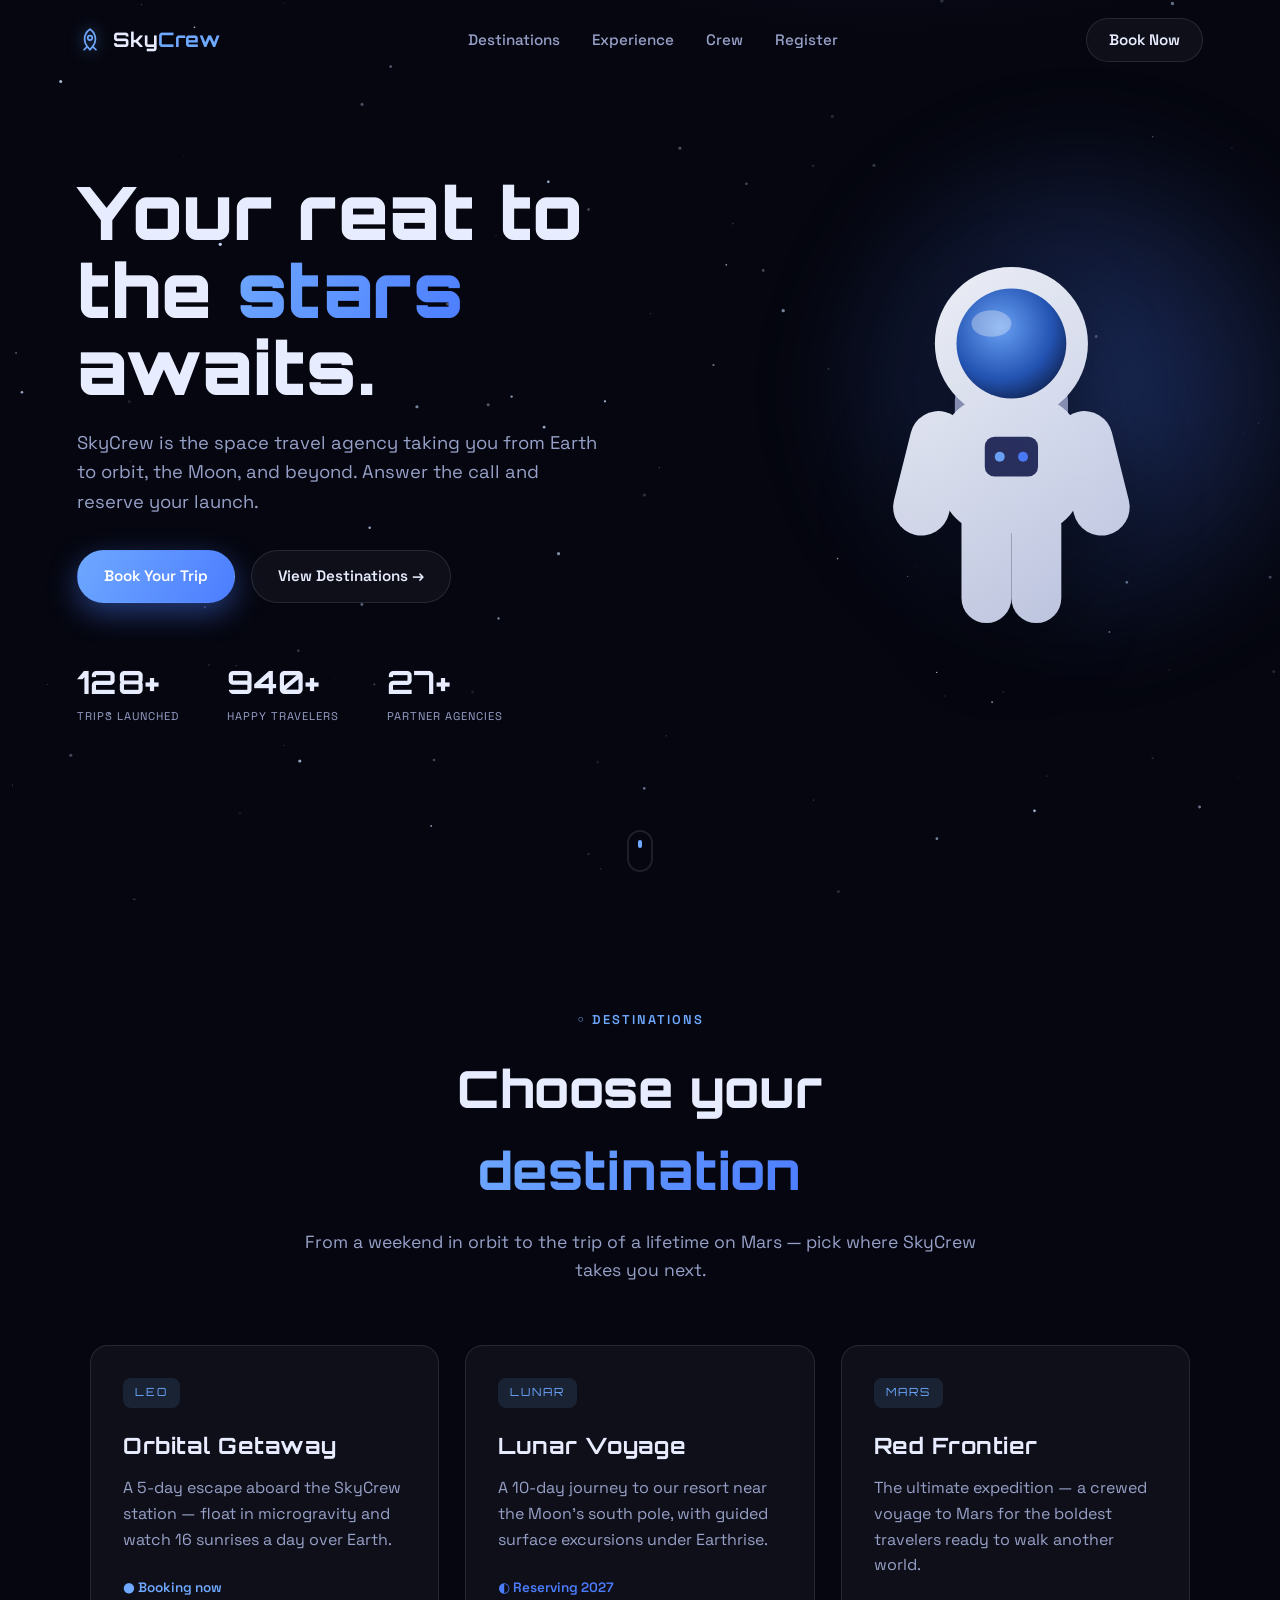
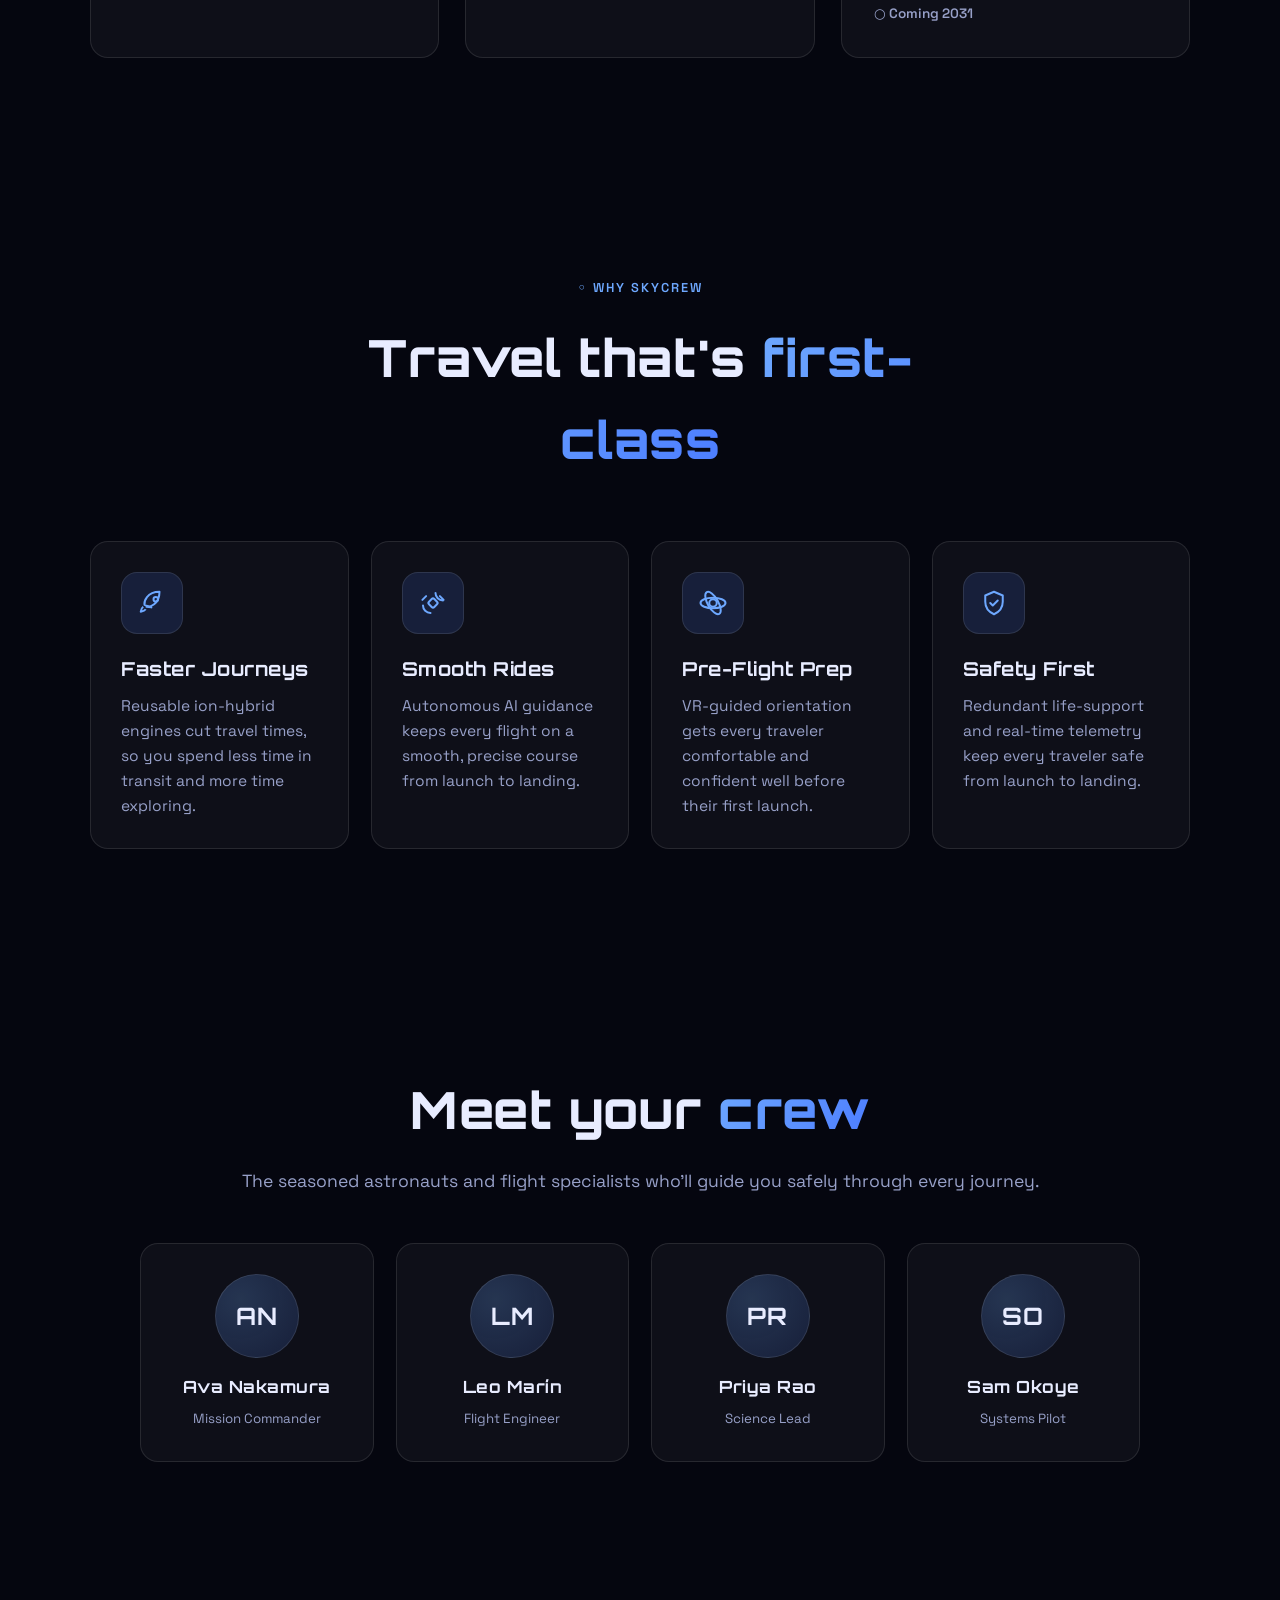
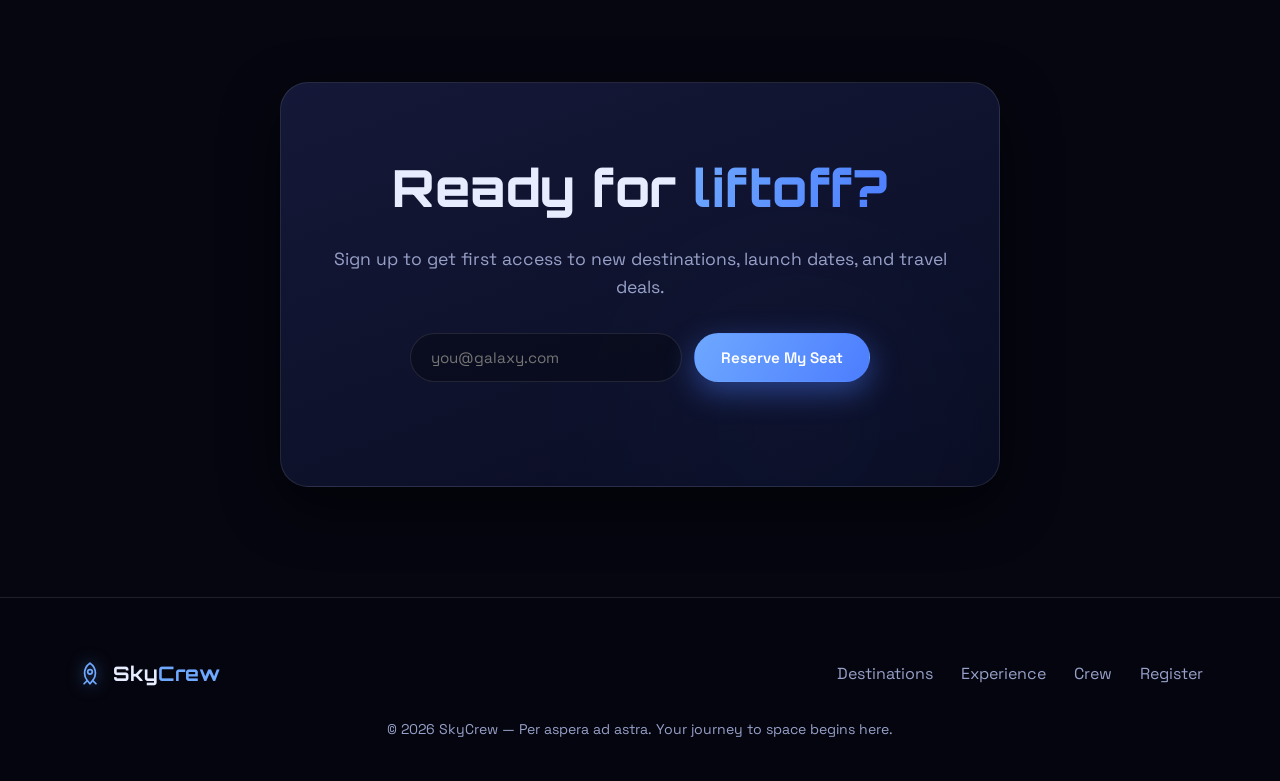
<file: index.html>
<!DOCTYPE html>
<html lang="en">
<head>
  <meta charset="UTF-8" />
  <meta name="viewport" content="width=device-width, initial-scale=1.0" />
  <title>SkyCrew — Space Travel Agency</title>
  <meta name="description" content="SkyCrew is a space travel agency taking you from Earth to orbit, the Moon, and beyond. Book your journey to the cosmos today." />
  <link rel="preconnect" href="https://fonts.googleapis.com" />
  <link rel="preconnect" href="https://fonts.gstatic.com" crossorigin />
  <link href="https://fonts.googleapis.com/css2?family=Orbitron:wght@500;700;900&family=Space+Grotesk:wght@300;400;500;600;700&display=swap" rel="stylesheet" />
  <link rel="stylesheet" href="style.css" />
</head>
<body>
  <!-- Animated star field -->
  <canvas id="starfield"></canvas>

  <!-- Navigation -->
  <header class="navbar" id="navbar">
    <a href="#home" class="logo">
      <span class="logo-mark">
        <svg viewBox="0 0 24 24" fill="none" xmlns="http://www.w3.org/2000/svg" aria-hidden="true">
          <path d="M12 2c3.2 2.1 5 5.4 5 9.4 0 2.4-.9 4.6-2.3 6.3L12 21l-2.7-3.3A9.7 9.7 0 0 1 7 11.4C7 7.4 8.8 4.1 12 2Z" stroke="currentColor" stroke-width="1.6" stroke-linejoin="round"/>
          <circle cx="12" cy="10" r="2.1" stroke="currentColor" stroke-width="1.6"/>
          <path d="M9 18.5 6.5 21m8.5-2.5L17.5 21" stroke="currentColor" stroke-width="1.6" stroke-linecap="round"/>
        </svg>
      </span>
      <span class="logo-text">Sky<span>Crew</span></span>
    </a>
    <nav class="nav-links" id="navLinks">
      <a href="#destinations">Destinations</a>
      <a href="#features">Experience</a>
      <a href="#crew">Crew</a>
      <a href="register.html">Register</a>
    </nav>
    <a href="register.html" class="btn btn-nav">Book Now</a>
    <button class="menu-toggle" id="menuToggle" aria-label="Toggle menu">
      <span></span><span></span><span></span>
    </button>
  </header>

  <!-- Hero -->
  <section class="hero" id="home">
    <div class="hero-glow"></div>
    <div class="hero-content">
      <h1 class="reveal">Your reat to the <span class="grad">stars</span><br />awaits.</h1>
      <p class="hero-sub reveal">SkyCrew is the space travel agency taking you from Earth to orbit,
        the Moon, and beyond. Answer the call and reserve your launch.</p>
      <div class="hero-actions reveal">
        <a href="register.html" class="btn btn-primary">Book Your Trip</a>
        <a href="#destinations" class="btn btn-ghost">View Destinations →</a>
      </div>
      <div class="hero-stats reveal">
        <div class="stat"><span class="num" data-target="128">0</span><small>Trips Launched</small></div>
        <div class="stat"><span class="num" data-target="940">0</span><small>Happy Travelers</small></div>
        <div class="stat"><span class="num" data-target="27">0</span><small>Partner Agencies</small></div>
      </div>
    </div>
    <div class="astronaut" aria-hidden="true">
      <div class="astronaut-float">
        <svg viewBox="0 0 200 240" fill="none" xmlns="http://www.w3.org/2000/svg">
          <defs>
            <linearGradient id="suit" x1="40" y1="40" x2="170" y2="220" gradientUnits="userSpaceOnUse">
              <stop stop-color="#f4f7ff"/>
              <stop offset="1" stop-color="#c3cbe8"/>
            </linearGradient>
            <radialGradient id="visor" cx="0.4" cy="0.35" r="0.8">
              <stop stop-color="#6ea8ff"/>
              <stop offset="0.6" stop-color="#2456b8"/>
              <stop offset="1" stop-color="#0a1230"/>
            </radialGradient>
          </defs>
          <!-- backpack -->
          <rect x="66" y="70" width="68" height="86" rx="20" fill="#8b93b8"/>
          <!-- arms -->
          <rect x="34" y="96" width="34" height="76" rx="17" fill="url(#suit)" transform="rotate(14 51 134)"/>
          <rect x="132" y="96" width="34" height="76" rx="17" fill="url(#suit)" transform="rotate(-14 149 134)"/>
          <!-- legs -->
          <rect x="70" y="150" width="30" height="74" rx="15" fill="url(#suit)"/>
          <rect x="100" y="150" width="30" height="74" rx="15" fill="url(#suit)"/>
          <!-- torso -->
          <rect x="58" y="88" width="84" height="82" rx="30" fill="url(#suit)"/>
          <!-- chest control panel -->
          <rect x="84" y="112" width="32" height="24" rx="6" fill="#2a3160"/>
          <circle cx="93" cy="124" r="3" fill="#6ea8ff"/>
          <circle cx="107" cy="124" r="3" fill="#4c7dff"/>
          <!-- helmet -->
          <circle cx="100" cy="56" r="46" fill="url(#suit)"/>
          <circle cx="100" cy="56" r="33" fill="url(#visor)"/>
          <ellipse cx="88" cy="44" rx="12" ry="8" fill="#ffffff" opacity="0.35"/>
        </svg>
      </div>
    </div>
    <div class="scroll-cue" aria-hidden="true"><span></span></div>
  </section>

  <!-- Destinations -->
  <section class="section" id="destinations">
    <div class="section-head reveal">
      <p class="eyebrow">◦ Destinations</p>
      <h2>Choose your <span class="grad">destination</span></h2>
      <p class="section-sub">From a weekend in orbit to the trip of a lifetime on Mars — pick where SkyCrew takes you next.</p>
    </div>
    <div class="mission-grid">
      <article class="mission-card reveal">
        <div class="mission-badge">LEO</div>
        <h3>Orbital Getaway</h3>
        <p>A 5-day escape aboard the SkyCrew station — float in microgravity and watch 16 sunrises a day over Earth.</p>
        <span class="mission-status live">● Booking now</span>
      </article>
      <article class="mission-card reveal">
        <div class="mission-badge">LUNAR</div>
        <h3>Lunar Voyage</h3>
        <p>A 10-day journey to our resort near the Moon's south pole, with guided surface excursions under Earthrise.</p>
        <span class="mission-status prep">◐ Reserving 2027</span>
      </article>
      <article class="mission-card reveal">
        <div class="mission-badge">MARS</div>
        <h3>Red Frontier</h3>
        <p>The ultimate expedition — a crewed voyage to Mars for the boldest travelers ready to walk another world.</p>
        <span class="mission-status planned">○ Coming 2031</span>
      </article>
    </div>
  </section>

  <!-- Features -->
  <section class="section" id="features">
    <div class="section-head reveal">
      <p class="eyebrow">◦ Why SkyCrew</p>
      <h2>Travel that's <span class="grad">first-class</span></h2>
    </div>
    <div class="feature-grid">
      <div class="feature reveal">
        <div class="feature-icon">
          <svg viewBox="0 0 24 24" fill="none" xmlns="http://www.w3.org/2000/svg" aria-hidden="true">
            <path d="M5 15c-1.5 1-2 4-2 4s3-.5 4-2m4.5-1.5L6 13.5c-.3-2 .5-4.3 2-6.2C10.5 4 14 3 18 3c0 4-1 7.5-4.3 10-1.9 1.5-4.2 2.3-6.2 2Z" stroke="currentColor" stroke-width="1.6" stroke-linejoin="round"/>
            <circle cx="15" cy="9" r="1.8" stroke="currentColor" stroke-width="1.6"/>
          </svg>
        </div>
        <h3>Faster Journeys</h3>
        <p>Reusable ion-hybrid engines cut travel times, so you spend less time in transit and more time exploring.</p>
      </div>
      <div class="feature reveal">
        <div class="feature-icon">
          <svg viewBox="0 0 24 24" fill="none" xmlns="http://www.w3.org/2000/svg" aria-hidden="true">
            <rect x="9" y="9" width="6" height="6" rx="1.5" transform="rotate(45 12 12)" stroke="currentColor" stroke-width="1.6"/>
            <path d="m6.5 6.5-3 3m14-3 3 3M4 14c0 3.3 2.7 6 6 6m10-10c-3.3 0-6-2.7-6-6" stroke="currentColor" stroke-width="1.6" stroke-linecap="round"/>
          </svg>
        </div>
        <h3>Smooth Rides</h3>
        <p>Autonomous AI guidance keeps every flight on a smooth, precise course from launch to landing.</p>
      </div>
      <div class="feature reveal">
        <div class="feature-icon">
          <svg viewBox="0 0 24 24" fill="none" xmlns="http://www.w3.org/2000/svg" aria-hidden="true">
            <circle cx="12" cy="12" r="3" stroke="currentColor" stroke-width="1.6"/>
            <ellipse cx="12" cy="12" rx="10" ry="4.2" stroke="currentColor" stroke-width="1.6"/>
            <ellipse cx="12" cy="12" rx="10" ry="4.2" transform="rotate(60 12 12)" stroke="currentColor" stroke-width="1.6"/>
          </svg>
        </div>
        <h3>Pre-Flight Prep</h3>
        <p>VR-guided orientation gets every traveler comfortable and confident well before their first launch.</p>
      </div>
      <div class="feature reveal">
        <div class="feature-icon">
          <svg viewBox="0 0 24 24" fill="none" xmlns="http://www.w3.org/2000/svg" aria-hidden="true">
            <path d="M12 3 5 6v5c0 4.4 3 8.2 7 10 4-1.8 7-5.6 7-10V6l-7-3Z" stroke="currentColor" stroke-width="1.6" stroke-linejoin="round"/>
            <path d="m9 12 2 2 4-4" stroke="currentColor" stroke-width="1.6" stroke-linecap="round" stroke-linejoin="round"/>
          </svg>
        </div>
        <h3>Safety First</h3>
        <p>Redundant life-support and real-time telemetry keep every traveler safe from launch to landing.</p>
      </div>
    </div>
  </section>

  <!-- Crew / CTA -->
  <section class="section crew-band" id="crew">
    <div class="crew-inner reveal">
      <h2>Meet your <span class="grad">crew</span></h2>
      <p class="section-sub">The seasoned astronauts and flight specialists who'll guide you safely through every journey.</p>
      <div class="crew-grid">
        <div class="crew-card"><div class="avatar" data-initials="AN"></div><h4>Ava Nakamura</h4><small>Mission Commander</small></div>
        <div class="crew-card"><div class="avatar" data-initials="LM"></div><h4>Leo Marín</h4><small>Flight Engineer</small></div>
        <div class="crew-card"><div class="avatar" data-initials="PR"></div><h4>Priya Rao</h4><small>Science Lead</small></div>
        <div class="crew-card"><div class="avatar" data-initials="SO"></div><h4>Sam Okoye</h4><small>Systems Pilot</small></div>
      </div>
    </div>
  </section>

  <!-- Join -->
  <section class="section join" id="join">
    <div class="join-card reveal">
      <div class="hero-glow"></div>
      <h2>Ready for <span class="grad">liftoff?</span></h2>
      <p class="section-sub">Sign up to get first access to new destinations, launch dates, and travel deals.</p>
      <form class="join-form" id="joinForm">
        <input type="email" id="emailInput" placeholder="you@galaxy.com" required />
        <button type="submit" class="btn btn-primary">Reserve My Seat</button>
      </form>
      <p class="form-note" id="formNote"></p>
    </div>
  </section>

  <!-- Footer -->
  <footer class="footer">
    <div class="footer-top">
      <a href="#home" class="logo">
        <span class="logo-mark">
          <svg viewBox="0 0 24 24" fill="none" xmlns="http://www.w3.org/2000/svg" aria-hidden="true">
            <path d="M12 2c3.2 2.1 5 5.4 5 9.4 0 2.4-.9 4.6-2.3 6.3L12 21l-2.7-3.3A9.7 9.7 0 0 1 7 11.4C7 7.4 8.8 4.1 12 2Z" stroke="currentColor" stroke-width="1.6" stroke-linejoin="round"/>
            <circle cx="12" cy="10" r="2.1" stroke="currentColor" stroke-width="1.6"/>
            <path d="M9 18.5 6.5 21m8.5-2.5L17.5 21" stroke="currentColor" stroke-width="1.6" stroke-linecap="round"/>
          </svg>
        </span>
        <span class="logo-text">Sky<span>Crew</span></span>
      </a>
      <div class="footer-links">
        <a href="#destinations">Destinations</a>
        <a href="#features">Experience</a>
        <a href="#crew">Crew</a>
        <a href="register.html">Register</a>
      </div>
    </div>
    <p class="footer-copy">© 2026 SkyCrew — Per aspera ad astra. Your journey to space begins here.</p>
  </footer>

  <script src="script.js"></script>
</body>
</html>
</file>
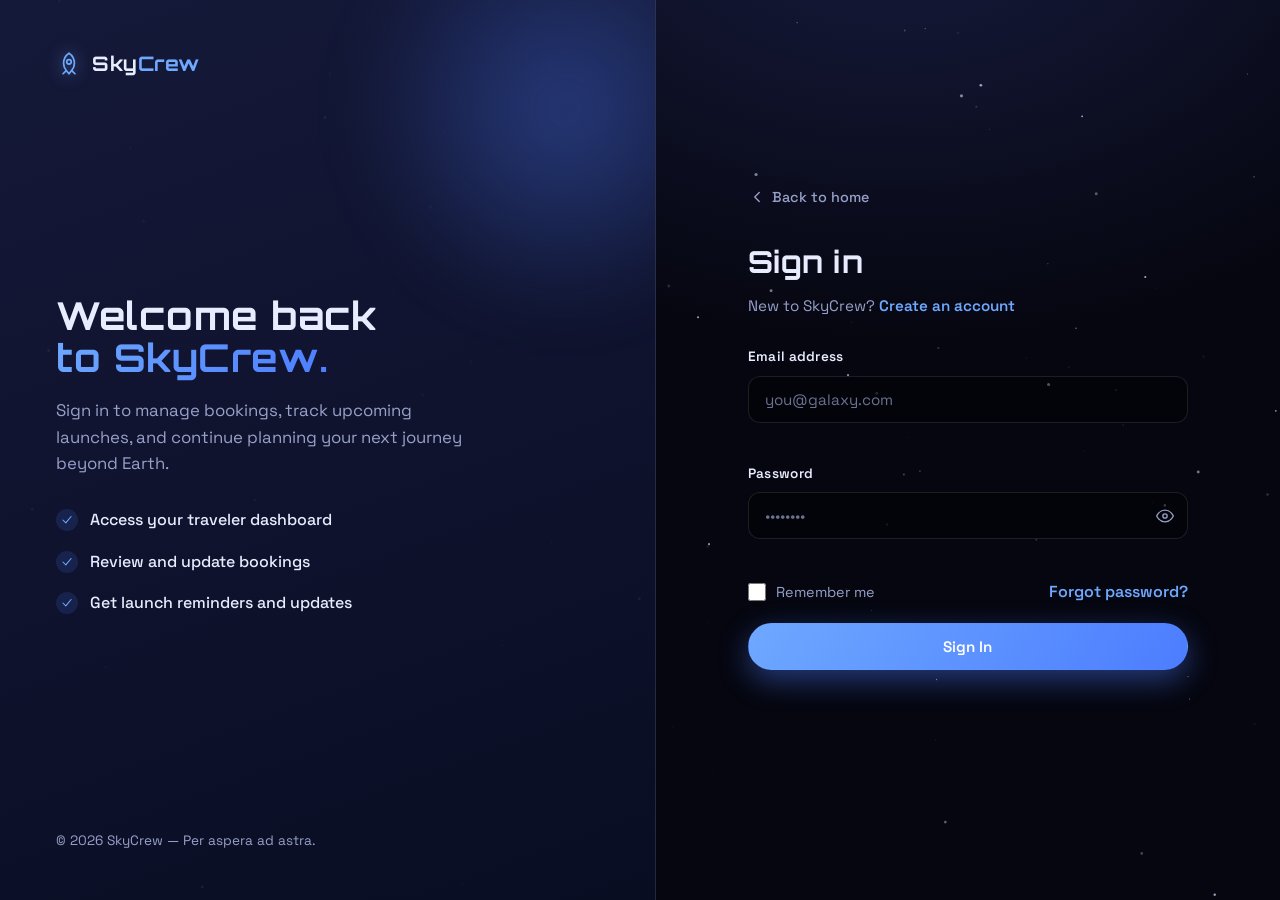
<file: login.html>
<!DOCTYPE html>
<html lang="en">
<head>
  <meta charset="UTF-8" />
  <meta name="viewport" content="width=device-width, initial-scale=1.0" />
  <title>Sign in — SkyCrew</title>
  <meta name="description" content="Sign in to your SkyCrew traveler account to book and manage your trips to space." />
  <link rel="preconnect" href="https://fonts.googleapis.com" />
  <link rel="preconnect" href="https://fonts.gstatic.com" crossorigin />
  <link href="https://fonts.googleapis.com/css2?family=Orbitron:wght@500;700;900&family=Space+Grotesk:wght@300;400;500;600;700&display=swap" rel="stylesheet" />
  <link rel="stylesheet" href="style.css" />
</head>
<body class="auth-body">
  <canvas id="starfield"></canvas>

  <main class="auth-shell">
    <!-- Brand panel -->
    <aside class="auth-aside">
      <a href="index.html" class="logo">
        <span class="logo-mark">
          <svg viewBox="0 0 24 24" fill="none" xmlns="http://www.w3.org/2000/svg" aria-hidden="true">
            <path d="M12 2c3.2 2.1 5 5.4 5 9.4 0 2.4-.9 4.6-2.3 6.3L12 21l-2.7-3.3A9.7 9.7 0 0 1 7 11.4C7 7.4 8.8 4.1 12 2Z" stroke="currentColor" stroke-width="1.6" stroke-linejoin="round"/>
            <circle cx="12" cy="10" r="2.1" stroke="currentColor" stroke-width="1.6"/>
            <path d="M9 18.5 6.5 21m8.5-2.5L17.5 21" stroke="currentColor" stroke-width="1.6" stroke-linecap="round"/>
          </svg>
        </span>
        <span class="logo-text">Sky<span>Crew</span></span>
      </a>
      <div class="auth-aside-body">
        <h2>Welcome back<br /><span class="grad">to SkyCrew.</span></h2>
        <p>Sign in to manage bookings, track upcoming launches, and continue planning your next journey beyond Earth.</p>
        <ul class="auth-points">
          <li>
            <svg viewBox="0 0 24 24" fill="none" aria-hidden="true"><path d="m5 12 5 5 9-11" stroke="currentColor" stroke-width="1.8" stroke-linecap="round" stroke-linejoin="round"/></svg>
            Access your traveler dashboard
          </li>
          <li>
            <svg viewBox="0 0 24 24" fill="none" aria-hidden="true"><path d="m5 12 5 5 9-11" stroke="currentColor" stroke-width="1.8" stroke-linecap="round" stroke-linejoin="round"/></svg>
            Review and update bookings
          </li>
          <li>
            <svg viewBox="0 0 24 24" fill="none" aria-hidden="true"><path d="m5 12 5 5 9-11" stroke="currentColor" stroke-width="1.8" stroke-linecap="round" stroke-linejoin="round"/></svg>
            Get launch reminders and updates
          </li>
        </ul>
      </div>
      <p class="auth-aside-foot">© 2026 SkyCrew — Per aspera ad astra.</p>
    </aside>

    <!-- Form panel -->
    <section class="auth-main">
      <div class="auth-card">
        <a href="index.html" class="auth-back">
          <svg viewBox="0 0 24 24" fill="none" aria-hidden="true"><path d="M15 6l-6 6 6 6" stroke="currentColor" stroke-width="1.8" stroke-linecap="round" stroke-linejoin="round"/></svg>
          Back to home
        </a>
        <header class="auth-head">
          <h1>Sign in</h1>
          <p>New to SkyCrew? <a href="register.html" class="auth-link">Create an account</a></p>
        </header>

        <form class="login-form" id="loginForm" novalidate>
          <div class="field field-full">
            <label for="loginEmail">Email address</label>
            <input type="email" id="loginEmail" name="email" placeholder="you@galaxy.com" autocomplete="email" required />
            <span class="field-error"></span>
          </div>
          <div class="field field-full">
            <label for="loginPassword">Password</label>
            <div class="input-wrap">
              <input type="password" id="loginPassword" name="password" placeholder="••••••••" autocomplete="current-password" required />
              <button type="button" class="toggle-pw" data-target="loginPassword" aria-label="Show password">
                <svg viewBox="0 0 24 24" fill="none" aria-hidden="true"><path d="M2 12s3.5-7 10-7 10 7 10 7-3.5 7-10 7-10-7-10-7Z" stroke="currentColor" stroke-width="1.6"/><circle cx="12" cy="12" r="2.6" stroke="currentColor" stroke-width="1.6"/></svg>
              </button>
            </div>
            <span class="field-error"></span>
          </div>
          <div class="field-row field-full">
            <label class="field-check">
              <input type="checkbox" id="loginRemember" name="remember" />
              <span>Remember me</span>
            </label>
            <a href="#" class="auth-link">Forgot password?</a>
          </div>
          <button type="submit" class="btn btn-primary field-full">Sign In</button>
          <p class="form-note" id="loginNote"></p>
        </form>
      </div>
    </section>
  </main>

  <script src="script.js"></script>
</body>
</html>
</file>
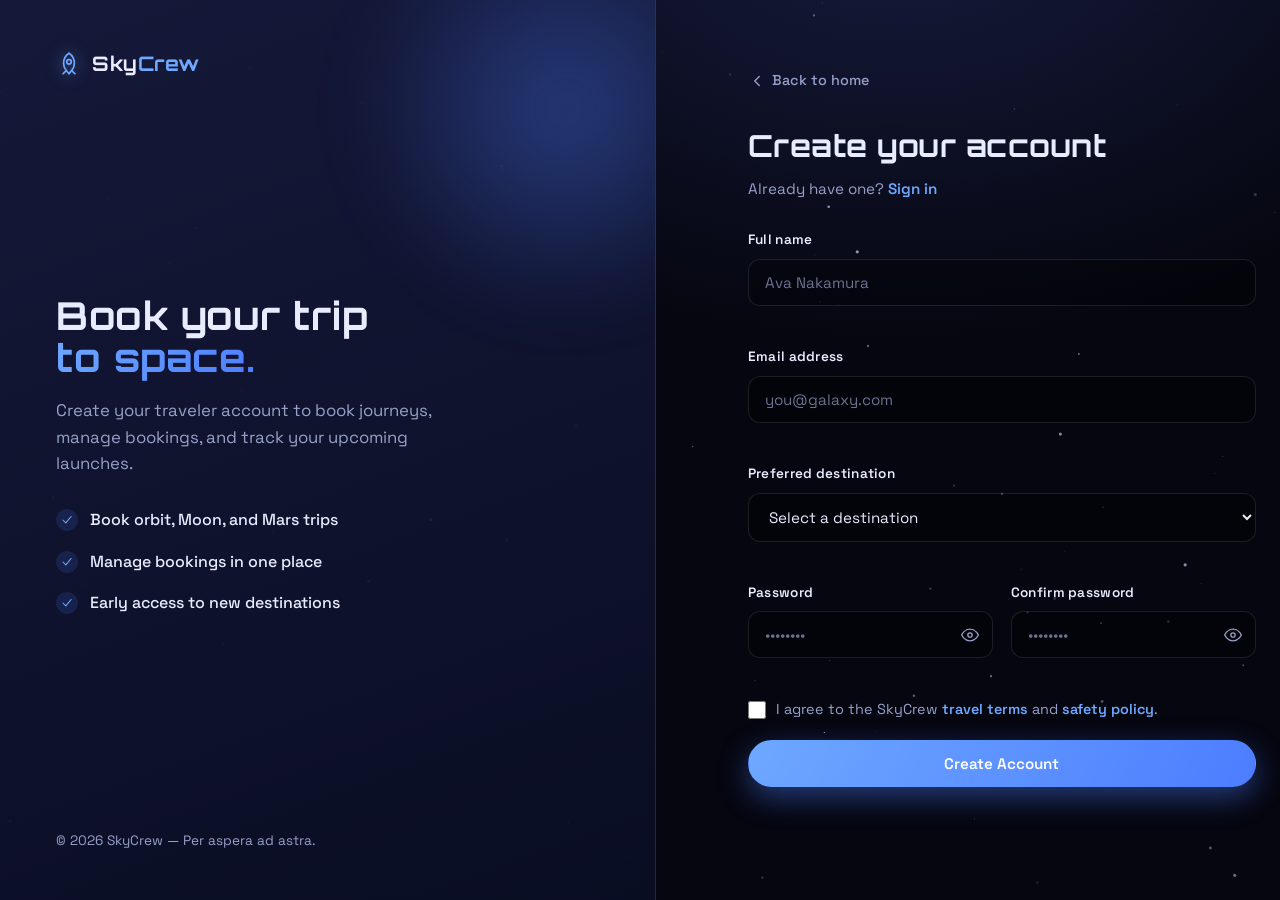
<file: register.html>
<!DOCTYPE html>
<html lang="en">
<head>
  <meta charset="UTF-8" />
  <meta name="viewport" content="width=device-width, initial-scale=1.0" />
  <title>Create your account — SkyCrew</title>
  <meta name="description" content="Create your SkyCrew traveler account to book and manage your trips to space." />
  <link rel="preconnect" href="https://fonts.googleapis.com" />
  <link rel="preconnect" href="https://fonts.gstatic.com" crossorigin />
  <link href="https://fonts.googleapis.com/css2?family=Orbitron:wght@500;700;900&family=Space+Grotesk:wght@300;400;500;600;700&display=swap" rel="stylesheet" />
  <link rel="stylesheet" href="style.css" />
</head>
<body class="auth-body">
  <canvas id="starfield"></canvas>

  <main class="auth-shell">
    <!-- Brand panel -->
    <aside class="auth-aside">
      <a href="index.html" class="logo">
        <span class="logo-mark">
          <svg viewBox="0 0 24 24" fill="none" xmlns="http://www.w3.org/2000/svg" aria-hidden="true">
            <path d="M12 2c3.2 2.1 5 5.4 5 9.4 0 2.4-.9 4.6-2.3 6.3L12 21l-2.7-3.3A9.7 9.7 0 0 1 7 11.4C7 7.4 8.8 4.1 12 2Z" stroke="currentColor" stroke-width="1.6" stroke-linejoin="round"/>
            <circle cx="12" cy="10" r="2.1" stroke="currentColor" stroke-width="1.6"/>
            <path d="M9 18.5 6.5 21m8.5-2.5L17.5 21" stroke="currentColor" stroke-width="1.6" stroke-linecap="round"/>
          </svg>
        </span>
        <span class="logo-text">Sky<span>Crew</span></span>
      </a>
      <div class="auth-aside-body">
        <h2>Book your trip<br /><span class="grad">to space.</span></h2>
        <p>Create your traveler account to book journeys, manage bookings, and track your upcoming launches.</p>
        <ul class="auth-points">
          <li>
            <svg viewBox="0 0 24 24" fill="none" aria-hidden="true"><path d="m5 12 5 5 9-11" stroke="currentColor" stroke-width="1.8" stroke-linecap="round" stroke-linejoin="round"/></svg>
            Book orbit, Moon, and Mars trips
          </li>
          <li>
            <svg viewBox="0 0 24 24" fill="none" aria-hidden="true"><path d="m5 12 5 5 9-11" stroke="currentColor" stroke-width="1.8" stroke-linecap="round" stroke-linejoin="round"/></svg>
            Manage bookings in one place
          </li>
          <li>
            <svg viewBox="0 0 24 24" fill="none" aria-hidden="true"><path d="m5 12 5 5 9-11" stroke="currentColor" stroke-width="1.8" stroke-linecap="round" stroke-linejoin="round"/></svg>
            Early access to new destinations
          </li>
        </ul>
      </div>
      <p class="auth-aside-foot">© 2026 SkyCrew — Per aspera ad astra.</p>
    </aside>

    <!-- Form panel -->
    <section class="auth-main">
      <div class="auth-card">
        <a href="index.html" class="auth-back">
          <svg viewBox="0 0 24 24" fill="none" aria-hidden="true"><path d="M15 6l-6 6 6 6" stroke="currentColor" stroke-width="1.8" stroke-linecap="round" stroke-linejoin="round"/></svg>
          Back to home
        </a>
        <header class="auth-head">
          <h1>Create your account</h1>
          <p>Already have one? <a href="#" class="auth-link">Sign in</a></p>
        </header>

        <form class="register-form" id="registerForm" novalidate>
          <div class="field field-full">
            <label for="regName">Full name</label>
            <input type="text" id="regName" name="name" placeholder="Ava Nakamura" autocomplete="name" required />
            <span class="field-error"></span>
          </div>
          <div class="field field-full">
            <label for="regEmail">Email address</label>
            <input type="email" id="regEmail" name="email" placeholder="you@galaxy.com" autocomplete="email" required />
            <span class="field-error"></span>
          </div>
          <div class="field field-full">
            <label for="regDestination">Preferred destination</label>
            <select id="regDestination" name="destination" required>
              <option value="" disabled selected>Select a destination</option>
              <option value="orbit">Orbital Getaway</option>
              <option value="lunar">Lunar Voyage</option>
              <option value="mars">Red Frontier (Mars)</option>
              <option value="undecided">Not sure yet</option>
            </select>
            <span class="field-error"></span>
          </div>
          <div class="field">
            <label for="regPassword">Password</label>
            <div class="input-wrap">
              <input type="password" id="regPassword" name="password" placeholder="••••••••" autocomplete="new-password" required />
              <button type="button" class="toggle-pw" data-target="regPassword" aria-label="Show password">
                <svg viewBox="0 0 24 24" fill="none" aria-hidden="true"><path d="M2 12s3.5-7 10-7 10 7 10 7-3.5 7-10 7-10-7-10-7Z" stroke="currentColor" stroke-width="1.6"/><circle cx="12" cy="12" r="2.6" stroke="currentColor" stroke-width="1.6"/></svg>
              </button>
            </div>
            <span class="field-error"></span>
          </div>
          <div class="field">
            <label for="regConfirm">Confirm password</label>
            <div class="input-wrap">
              <input type="password" id="regConfirm" name="confirm" placeholder="••••••••" autocomplete="new-password" required />
              <button type="button" class="toggle-pw" data-target="regConfirm" aria-label="Show password">
                <svg viewBox="0 0 24 24" fill="none" aria-hidden="true"><path d="M2 12s3.5-7 10-7 10 7 10 7-3.5 7-10 7-10-7-10-7Z" stroke="currentColor" stroke-width="1.6"/><circle cx="12" cy="12" r="2.6" stroke="currentColor" stroke-width="1.6"/></svg>
              </button>
            </div>
            <span class="field-error"></span>
          </div>
          <label class="field-check field-full">
            <input type="checkbox" id="regTerms" name="terms" required />
            <span>I agree to the SkyCrew <a href="#" class="auth-link">travel terms</a> and <a href="#" class="auth-link">safety policy</a>.</span>
          </label>
          <button type="submit" class="btn btn-primary field-full">Create Account</button>
          <p class="form-note" id="registerNote"></p>
        </form>
      </div>
    </section>
  </main>

  <script src="script.js"></script>
</body>
</html>
</file>
<file: style.css>
:root {
  --bg: #05060f;
  --bg-2: #0a0e24;
  --surface: rgba(255, 255, 255, 0.04);
  --border: rgba(255, 255, 255, 0.1);
  --text: #e8ecff;
  --muted: #97a0c8;
  --accent: #4c7dff;
  --accent-2: #6ea8ff;
  --accent-3: #4c7dff;
  --grad: linear-gradient(120deg, #6ea8ff, #4c7dff);
  --accent-rgb: 76, 125, 255;
  --accent-2-rgb: 110, 168, 255;
  --radius: 18px;
  --shadow: 0 20px 60px rgba(0, 0, 0, 0.45);
}

* { margin: 0; padding: 0; box-sizing: border-box; }

html { scroll-behavior: smooth; }

body {
  font-family: "Space Grotesk", system-ui, sans-serif;
  background: radial-gradient(1200px 800px at 70% -10%, #171b3d 0%, var(--bg) 55%);
  color: var(--text);
  line-height: 1.6;
  overflow-x: hidden;
}

h1, h2, h3, h4, .logo-text, .num {
  font-family: "Orbitron", sans-serif;
  letter-spacing: 0.5px;
}

.grad {
  background: var(--grad);
  -webkit-background-clip: text;
  background-clip: text;
  -webkit-text-fill-color: transparent;
}

/* Starfield canvas */
#starfield {
  position: fixed;
  inset: 0;
  z-index: -2;
  display: block;
}

/* Navbar */
.navbar {
  position: fixed;
  top: 0;
  left: 0;
  right: 0;
  z-index: 50;
  display: flex;
  align-items: center;
  justify-content: space-between;
  padding: 18px 6vw;
  transition: background 0.3s ease, padding 0.3s ease, backdrop-filter 0.3s ease;
}
.navbar.scrolled {
  background: rgba(5, 6, 15, 0.72);
  backdrop-filter: blur(14px);
  padding: 12px 6vw;
  border-bottom: 1px solid var(--border);
}

.logo { display: flex; align-items: center; gap: 10px; text-decoration: none; color: var(--text); }
.logo-mark { display: inline-flex; color: var(--accent-2); filter: drop-shadow(0 0 8px rgba(var(--accent-2-rgb), 0.6)); }
.logo-mark svg { width: 26px; height: 26px; display: block; }
.logo-text { font-size: 1.25rem; font-weight: 700; }
.logo-text span { color: var(--accent-2); }

.nav-links { display: flex; gap: 32px; }
.nav-links a {
  color: var(--muted);
  text-decoration: none;
  font-weight: 500;
  font-size: 0.95rem;
  position: relative;
  transition: color 0.2s ease;
}
.nav-links a::after {
  content: "";
  position: absolute;
  left: 0; bottom: -6px;
  width: 0; height: 2px;
  background: var(--grad);
  transition: width 0.25s ease;
}
.nav-links a:hover { color: var(--text); }
.nav-links a:hover::after { width: 100%; }

/* Buttons */
.btn {
  display: inline-flex;
  align-items: center;
  justify-content: center;
  gap: 8px;
  padding: 13px 26px;
  border-radius: 999px;
  font-weight: 600;
  font-size: 0.95rem;
  text-decoration: none;
  cursor: pointer;
  border: 1px solid transparent;
  transition: transform 0.2s ease, box-shadow 0.2s ease, background 0.2s ease;
  font-family: inherit;
}
.btn-primary {
  background: var(--grad);
  color: #fff;
  box-shadow: 0 10px 30px rgba(var(--accent-rgb), 0.45);
}
.btn-primary:hover { transform: translateY(-3px); box-shadow: 0 16px 40px rgba(var(--accent-2-rgb), 0.5); }
.btn-ghost { color: var(--text); border-color: var(--border); background: var(--surface); }
.btn-ghost:hover { transform: translateY(-3px); border-color: var(--accent-2); }
.btn-nav { padding: 9px 22px; background: var(--surface); border: 1px solid var(--border); color: var(--text); }
.btn-nav:hover { border-color: var(--accent-2); color: var(--accent-2); }

.menu-toggle { display: none; flex-direction: column; gap: 5px; background: none; border: 0; cursor: pointer; }
.menu-toggle span { width: 26px; height: 2px; background: var(--text); border-radius: 2px; transition: 0.3s; }

/* Hero */
.hero {
  position: relative;
  min-height: 100vh;
  display: flex;
  align-items: center;
  padding: 0 6vw;
  overflow: hidden;
}
.hero-glow {
  position: absolute;
  width: 600px; height: 600px;
  right: -100px; top: 10%;
  background: radial-gradient(circle, rgba(var(--accent-rgb), 0.35), transparent 65%);
  filter: blur(40px);
  z-index: -1;
}
.hero-content { max-width: 640px; }
.eyebrow {
  color: var(--accent-2);
  font-weight: 600;
  letter-spacing: 2px;
  text-transform: uppercase;
  font-size: 0.8rem;
  margin-bottom: 18px;
}
.hero h1 {
  font-size: clamp(2.6rem, 6vw, 4.6rem);
  font-weight: 900;
  line-height: 1.05;
  margin-bottom: 22px;
}
.hero-sub { color: var(--muted); font-size: 1.15rem; max-width: 520px; margin-bottom: 34px; }
.hero-actions { display: flex; gap: 16px; flex-wrap: wrap; margin-bottom: 54px; }

.hero-stats { display: flex; gap: 48px; flex-wrap: wrap; }
.stat { display: flex; flex-direction: column; }
.stat .num { font-size: 2rem; font-weight: 700; color: var(--text); }
.stat small { color: var(--muted); text-transform: uppercase; letter-spacing: 1px; font-size: 0.7rem; }

.astronaut {
  position: absolute;
  right: 8vw;
  top: 50%;
  transform: translateY(-50%);
  width: clamp(200px, 26vw, 380px);
  z-index: -1;
  opacity: 0.95;
}
.astronaut svg { width: 100%; height: auto; display: block; }
.astronaut-float { animation: float 6s ease-in-out infinite; filter: drop-shadow(0 20px 40px rgba(0,0,0,0.5)); }
@keyframes float { 0%,100% { transform: translateY(0) rotate(-4deg); } 50% { transform: translateY(-28px) rotate(4deg); } }

.scroll-cue {
  position: absolute;
  bottom: 28px;
  left: 50%;
  transform: translateX(-50%);
  width: 26px; height: 42px;
  border: 2px solid var(--border);
  border-radius: 14px;
}
.scroll-cue span {
  position: absolute;
  top: 8px; left: 50%;
  width: 4px; height: 8px;
  margin-left: -2px;
  background: var(--accent-2);
  border-radius: 2px;
  animation: scroll 1.8s infinite;
}
@keyframes scroll { 0% { opacity: 0; transform: translateY(0);} 40% {opacity:1;} 100% { opacity: 0; transform: translateY(16px);} }

/* Sections */
.section { padding: 110px 6vw; position: relative; }
.section-head { max-width: 680px; margin: 0 auto 60px; text-align: center; }
.section-head h2, .crew-inner h2, .join-card h2 { font-size: clamp(2rem, 4.5vw, 3.2rem); font-weight: 800; margin-bottom: 16px; }
.section-sub { color: var(--muted); font-size: 1.1rem; }

/* Missions */
.mission-grid { display: grid; grid-template-columns: repeat(auto-fit, minmax(280px, 1fr)); gap: 26px; max-width: 1100px; margin: 0 auto; }
.mission-card {
  background: var(--surface);
  border: 1px solid var(--border);
  border-radius: var(--radius);
  padding: 32px;
  position: relative;
  overflow: hidden;
  transition: transform 0.3s ease, border-color 0.3s ease, box-shadow 0.3s ease;
}
.mission-card::before {
  content: "";
  position: absolute; inset: 0;
  background: var(--grad);
  opacity: 0;
  transition: opacity 0.3s ease;
  z-index: -1;
}
.mission-card:hover { transform: translateY(-8px); border-color: transparent; box-shadow: var(--shadow); }
.mission-badge {
  display: inline-block;
  font-family: "Orbitron", sans-serif;
  font-size: 0.7rem;
  letter-spacing: 2px;
  padding: 6px 12px;
  border-radius: 8px;
  background: rgba(var(--accent-2-rgb), 0.12);
  color: var(--accent-2);
  margin-bottom: 20px;
}
.mission-card h3 { font-size: 1.4rem; margin-bottom: 12px; }
.mission-card p { color: var(--muted); margin-bottom: 22px; }
.mission-status { font-size: 0.85rem; font-weight: 600; }
.mission-status.live { color: var(--accent-2); }
.mission-status.prep { color: var(--accent); }
.mission-status.planned { color: var(--muted); }

/* Features */
.feature-grid { display: grid; grid-template-columns: repeat(auto-fit, minmax(240px, 1fr)); gap: 22px; max-width: 1100px; margin: 0 auto; }
.feature {
  background: var(--surface);
  border: 1px solid var(--border);
  border-radius: var(--radius);
  padding: 30px;
  transition: transform 0.3s ease, background 0.3s ease;
}
.feature:hover { transform: translateY(-6px); background: rgba(255,255,255,0.07); }
.feature-icon {
  width: 62px; height: 62px;
  display: grid; place-items: center;
  border-radius: 16px;
  background: rgba(var(--accent-rgb), 0.15);
  border: 1px solid var(--border);
  color: var(--accent-2);
  margin-bottom: 20px;
  transition: color 0.3s ease, background 0.3s ease;
}
.feature-icon svg { width: 30px; height: 30px; }
.feature:hover .feature-icon { color: var(--accent); background: rgba(var(--accent-2-rgb), 0.12); }
.feature h3 { font-size: 1.2rem; margin-bottom: 10px; }
.feature p { color: var(--muted); font-size: 0.97rem; }

/* Crew */
.crew-band { text-align: center; }
.crew-inner { max-width: 1000px; margin: 0 auto; }
.crew-inner .section-sub { margin-bottom: 48px; }
.crew-grid { display: grid; grid-template-columns: repeat(auto-fit, minmax(180px, 1fr)); gap: 22px; }
.crew-card {
  background: var(--surface);
  border: 1px solid var(--border);
  border-radius: var(--radius);
  padding: 30px 20px;
  transition: transform 0.3s ease, border-color 0.3s ease;
}
.crew-card:hover { transform: translateY(-6px); border-color: var(--accent-3); }
.avatar {
  width: 84px; height: 84px;
  margin: 0 auto 16px;
  display: grid; place-items: center;
  border-radius: 50%;
  background: radial-gradient(circle at 30% 30%, rgba(var(--accent-2-rgb),0.25), rgba(var(--accent-rgb),0.15));
  border: 1px solid var(--border);
  font-family: "Orbitron", sans-serif;
  font-weight: 700;
  font-size: 1.5rem;
  letter-spacing: 1px;
  color: var(--text);
}
.avatar::after { content: attr(data-initials); }
.crew-card h4 { font-size: 1.05rem; margin-bottom: 4px; }
.crew-card small { color: var(--muted); }

/* Join */
.join { display: flex; justify-content: center; }
.join-card {
  position: relative;
  background: linear-gradient(160deg, rgba(23,27,61,0.9), rgba(10,14,36,0.9));
  border: 1px solid var(--border);
  border-radius: 28px;
  padding: 64px 48px;
  text-align: center;
  max-width: 720px;
  width: 100%;
  overflow: hidden;
  box-shadow: var(--shadow);
}
.join-card .section-sub { margin-bottom: 32px; }
.join-form { display: flex; gap: 12px; max-width: 460px; margin: 0 auto; flex-wrap: wrap; }
.join-form input {
  flex: 1;
  min-width: 200px;
  padding: 14px 20px;
  border-radius: 999px;
  border: 1px solid var(--border);
  background: rgba(0,0,0,0.3);
  color: var(--text);
  font-family: inherit;
  font-size: 0.95rem;
  outline: none;
  transition: border-color 0.2s ease;
}
.join-form input:focus { border-color: var(--accent-2); }
.form-note { margin-top: 18px; color: var(--accent-2); font-weight: 500; min-height: 22px; }

/* ===== Auth / Registration page ===== */
.auth-body { min-height: 100vh; }
.auth-shell {
  min-height: 100vh;
  display: grid;
  grid-template-columns: 1.05fr 1fr;
}

/* Brand panel */
.auth-aside {
  position: relative;
  display: flex;
  flex-direction: column;
  justify-content: space-between;
  gap: 40px;
  padding: 48px 56px;
  background: linear-gradient(160deg, rgba(23,27,61,0.92), rgba(10,14,36,0.92));
  border-right: 1px solid var(--border);
  overflow: hidden;
}
.auth-aside::before {
  content: "";
  position: absolute;
  width: 460px; height: 460px;
  right: -140px; top: -120px;
  background: radial-gradient(circle, rgba(var(--accent-rgb), 0.35), transparent 65%);
  filter: blur(30px);
}
.auth-aside > * { position: relative; z-index: 1; }
.auth-aside-body h2 { font-size: clamp(1.9rem, 3vw, 2.6rem); line-height: 1.1; margin-bottom: 18px; }
.auth-aside-body > p { color: var(--muted); font-size: 1.05rem; max-width: 420px; margin-bottom: 30px; }
.auth-points { list-style: none; display: flex; flex-direction: column; gap: 16px; }
.auth-points li { display: flex; align-items: center; gap: 12px; color: var(--text); font-weight: 500; }
.auth-points svg { width: 22px; height: 22px; flex-shrink: 0; color: var(--accent-2);
  background: rgba(var(--accent-rgb), 0.15); border-radius: 50%; padding: 4px; }
.auth-aside-foot { color: var(--muted); font-size: 0.85rem; }

/* Form panel */
.auth-main {
  display: flex;
  align-items: center;
  justify-content: center;
  padding: 48px 6vw;
}
.auth-card { width: 100%; max-width: 440px; }
.auth-back {
  display: inline-flex; align-items: center; gap: 6px;
  color: var(--muted); text-decoration: none; font-size: 0.9rem; font-weight: 500;
  margin-bottom: 28px; transition: color 0.2s ease;
}
.auth-back svg { width: 18px; height: 18px; }
.auth-back:hover { color: var(--accent-2); }
.auth-head { margin-bottom: 28px; }
.auth-head h1 { font-size: 1.9rem; margin-bottom: 8px; }
.auth-head p { color: var(--muted); font-size: 0.95rem; }
.auth-link { color: var(--accent-2); text-decoration: none; font-weight: 600; }
.auth-link:hover { text-decoration: underline; }

.register-form,
.login-form {
  display: grid;
  grid-template-columns: 1fr 1fr;
  gap: 18px 18px;
}
.login-form { grid-template-columns: 1fr; }
.field-row {
  display: flex;
  align-items: center;
  justify-content: space-between;
  gap: 12px;
  flex-wrap: wrap;
}
.field-row .field-check { grid-column: auto; }
.field { display: flex; flex-direction: column; gap: 8px; }
.field-full { grid-column: 1 / -1; }
.field label { font-size: 0.85rem; font-weight: 600; color: var(--text); letter-spacing: 0.3px; }
.field input,
.field select {
  padding: 13px 16px;
  border-radius: 12px;
  border: 1px solid var(--border);
  background: rgba(0,0,0,0.3);
  color: var(--text);
  font-family: inherit;
  font-size: 0.95rem;
  outline: none;
  transition: border-color 0.2s ease, box-shadow 0.2s ease;
}
.field select { cursor: pointer; }
.field select option { background: var(--bg-2); color: var(--text); }
.field input::placeholder { color: var(--muted); opacity: 0.7; }
.field input:focus,
.field select:focus { border-color: var(--accent); box-shadow: 0 0 0 3px rgba(var(--accent-rgb), 0.18); }
.input-wrap { position: relative; display: flex; }
.input-wrap input { flex: 1; padding-right: 46px; }
.toggle-pw {
  position: absolute;
  right: 6px; top: 50%;
  transform: translateY(-50%);
  display: grid; place-items: center;
  width: 34px; height: 34px;
  background: none; border: 0; cursor: pointer;
  color: var(--muted);
  border-radius: 8px;
  transition: color 0.2s ease;
}
.toggle-pw svg { width: 20px; height: 20px; }
.toggle-pw:hover { color: var(--accent-2); }
.field.invalid input,
.field.invalid select { border-color: #ff6b6b; }
.field-error { font-size: 0.78rem; color: #ff6b6b; min-height: 14px; }
.field-check {
  grid-column: 1 / -1;
  display: flex;
  align-items: center;
  gap: 10px;
  color: var(--muted);
  font-size: 0.9rem;
  cursor: pointer;
}
.field-check input { width: 18px; height: 18px; accent-color: var(--accent); cursor: pointer; }
.register-form .btn,
.login-form .btn { width: 100%; }
.register-form .form-note,
.login-form .form-note { text-align: center; margin-top: 4px; }

/* Footer */
.footer { padding: 60px 6vw 40px; border-top: 1px solid var(--border); background: rgba(5,6,15,0.6); }
.footer-top { display: flex; justify-content: space-between; align-items: center; flex-wrap: wrap; gap: 20px; margin-bottom: 28px; }
.footer-links { display: flex; gap: 28px; flex-wrap: wrap; }
.footer-links a { color: var(--muted); text-decoration: none; transition: color 0.2s ease; }
.footer-links a:hover { color: var(--accent-2); }
.footer-copy { color: var(--muted); font-size: 0.88rem; text-align: center; }

/* Reveal animation */
.reveal { opacity: 0; transform: translateY(30px); transition: opacity 0.7s ease, transform 0.7s ease; }
.reveal.in { opacity: 1; transform: none; }

/* Responsive */
@media (max-width: 860px) {
  .nav-links {
    position: fixed;
    top: 68px; right: 6vw; left: 6vw;
    flex-direction: column;
    background: rgba(10,14,36,0.96);
    backdrop-filter: blur(14px);
    border: 1px solid var(--border);
    border-radius: var(--radius);
    padding: 24px;
    gap: 20px;
    transform: translateY(-20px);
    opacity: 0;
    pointer-events: none;
    transition: 0.3s ease;
  }
  .nav-links.open { transform: none; opacity: 1; pointer-events: auto; }
  .menu-toggle { display: flex; }
  .btn-nav { display: none; }
  .astronaut { opacity: 0.18; right: -4vw; }
  .hero-stats { gap: 28px; }
  .register-form,
  .login-form { grid-template-columns: 1fr; }
  .auth-shell { grid-template-columns: 1fr; }
  .auth-aside { display: none; }
  .auth-main { padding: 40px 6vw; min-height: 100vh; }
}
</file>
